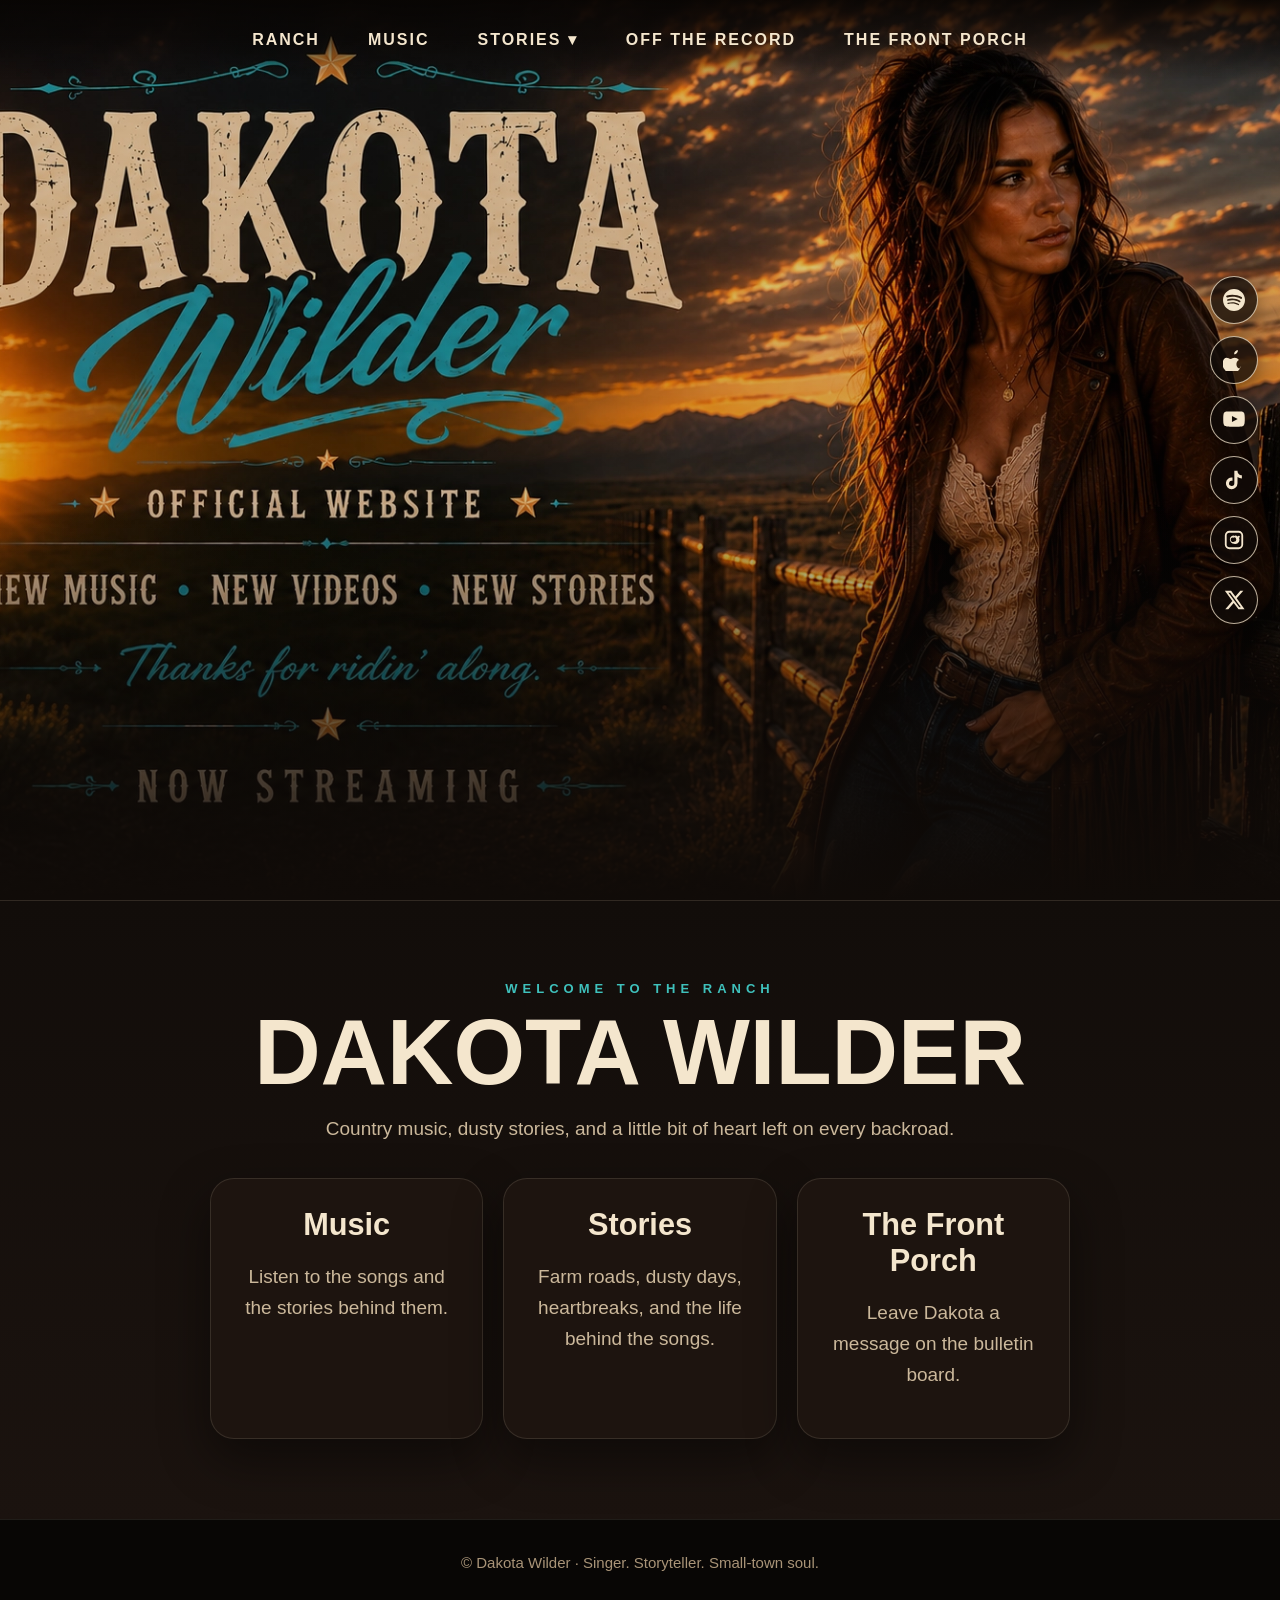
<file: index.html>
<!doctype html>
<html lang="en">
  <head>
    <meta charset="UTF-8" />
    <meta name="viewport" content="width=device-width, initial-scale=1.0" />
    <title>Dakota Wilder | Official Website</title>
    <meta
      name="description"
      content="Official website for country artist Dakota Wilder."
    />
    <link rel="icon" href="img/ui/dw-favicon.png" sizes="any" />
    <link rel="icon" type="image/png" href="img/ui/dw-favicon.png" />
    <link rel="apple-touch-icon" href="img/ui/dw-favicon.png" />
    <link rel="stylesheet" href="css/styles.css" />
  </head>
  <body>
    <header class="site-header">
      <button
        class="mobile-menu-btn"
        type="button"
        aria-label="Open menu"
        aria-expanded="false"
      ></button>
      <nav class="nav" aria-label="Main navigation">
        <a class="nav-link" href="index.html">Ranch</a
        ><a class="nav-link" href="music.html">Music</a>
        <div class="nav-item">
          <button class="menu-toggle" type="button" aria-expanded="false">
            Stories ▾
          </button>
          <div class="dropdown-menu">
            <a href="about.html">My Story</a
            ><a href="campfire-journal.html">Campfire Journal</a>
          </div>
        </div>
        <a class="nav-link" href="off-the-record.html">Off the Record</a
        ><a class="nav-link" href="front-porch.html">The Front Porch</a>
      </nav>
    </header>
    <div class="social-rail">
      <a
        class="icon-btn"
        href="https://open.spotify.com/artist/5qJsiSGEAFm5tGvDlnrL5n"
        target="_blank"
        rel="noopener"
        aria-label="Spotify"
        ><svg viewBox="0 0 24 24">
          <path
            d="M12 0C5.37 0 0 5.37 0 12s5.37 12 12 12 12-5.37 12-12S18.63 0 12 0zm5.5 17.34c-.22.35-.69.46-1.04.24-2.86-1.75-6.46-2.15-10.7-1.18-.4.09-.8-.16-.89-.56-.09-.4.16-.8.56-.89 4.64-1.06 8.62-.6 11.83 1.36.35.22.46.68.24 1.03zm1.48-3.29c-.28.43-.85.56-1.28.28-3.27-2.01-8.25-2.59-12.12-1.42-.49.15-1.01-.13-1.16-.62-.15-.49.13-1.01.62-1.16 4.41-1.34 9.89-.69 13.66 1.62.43.27.56.84.28 1.3zm.13-3.42C15.18 8.3 8.7 8.09 4.95 9.22c-.59.18-1.21-.15-1.39-.74-.18-.59.15-1.21.74-1.39 4.31-1.31 11.46-1.06 16 1.63.53.31.71 1 .39 1.53-.31.53-1 .71-1.58.38z"
          /></svg></a
      ><a
        class="icon-btn"
        href="https://music.apple.com/za/artist/dakota-wilder/1894577839"
        target="_blank"
        rel="noopener"
        aria-label="Apple Music"
        ><svg viewBox="0 0 24 24">
          <path
            d="M16.36 1.43c0 1.08-.44 2.1-1.17 2.88-.76.82-2.02 1.45-3.03 1.36-.13-1.04.36-2.15 1.08-2.92.78-.84 2.14-1.48 3.12-1.32zm3.55 16.92c-.58 1.33-.86 1.93-1.61 3.11-1.05 1.62-2.53 3.64-4.36 3.66-1.63.02-2.05-1.06-4.26-1.04-2.21.01-2.67 1.07-4.3 1.05-1.83-.02-3.23-1.84-4.28-3.46C-1.93 16.94-.25 9.83 3.62 9.58c1.88-.12 3.05 1.22 4.6 1.22 1.5 0 2.42-1.23 4.58-1.23 1.64 0 3.38.89 4.58 2.43-4.02 2.2-3.37 7.94.53 9.35z"
          /></svg></a
      ><a
        class="icon-btn"
        href="https://www.youtube.com/@dakotawilderofficial"
        target="_blank"
        rel="noopener"
        aria-label="YouTube"
        ><svg viewBox="0 0 24 24">
          <path
            d="M23.5 6.2s-.23-1.63-.94-2.35c-.9-.94-1.91-.95-2.37-1C16.88 2.6 12 2.6 12 2.6h-.01s-4.88 0-8.19.25c-.46.05-1.47.06-2.37 1C.72 4.57.5 6.2.5 6.2S.26 8.12.26 10.04v1.8c0 1.92.24 3.84.24 3.84s.23 1.63.94 2.35c.9.94 2.08.91 2.61 1.01 1.89.18 7.95.24 7.95.24s4.89-.01 8.2-.26c.46-.05 1.47-.06 2.37-1 .71-.72.94-2.35.94-2.35s.24-1.92.24-3.84v-1.8c0-1.92-.24-3.84-.24-3.84zM9.78 14.2V7.54l6.28 3.34-6.28 3.32z"
          /></svg></a
      ><a
        class="icon-btn"
        href="https://www.tiktok.com/@dakotawilderofficial"
        target="_blank"
        rel="noopener"
        aria-label="TikTok"
        ><svg viewBox="0 0 24 24">
          <path
            d="M19.59 6.69a4.83 4.83 0 0 1-3.77-4.25V2h-3.45v13.67a2.89 2.89 0 1 1-2-2.75V9.4a6.33 6.33 0 1 0 5.45 6.27V8.72a8.16 8.16 0 0 0 4.77 1.52V6.79c-.34 0-.67-.04-1-.1z"
          /></svg></a
      ><a
        class="icon-btn"
        href="https://www.instagram.com/dakotawildercountry/"
        target="_blank"
        rel="noopener"
        aria-label="Instagram"
        ><svg viewBox="0 0 24 24">
          <path
            d="M7 2h10a5 5 0 0 1 5 5v10a5 5 0 0 1-5 5H7a5 5 0 0 1-5-5V7a5 5 0 0 1 5-5zm0 2a3 3 0 0 0-3 3v10a3 3 0 0 0 3 3h10a3 3 0 0 0 3-3V7a3 3 0 0 0-3-3H7zm5 3.5A4.5 4.5 0 1 1 12 16a4.5 4.5 0 0 1 0-9zm0 2A2.5 2.5 0 1 0 12 14a2.5 2.5 0 0 0 0-5zm5.25-2.15a1.1 1.1 0 1 1-1.1 1.1 1.1 1.1 0 0 1 1.1-1.1z"
          /></svg></a
      ><a
        class="icon-btn"
        href="https://x.com/DakotaWCountry"
        target="_blank"
        rel="noopener"
        aria-label="X"
        ><svg viewBox="0 0 24 24">
          <path
            d="M18.9 2h3.3l-7.2 8.2L23.5 22h-6.6l-5.2-6.8L5.8 22H2.5l7.7-8.8L2 2h6.8l4.7 6.2L18.9 2zm-1.2 17.9h1.8L7.8 4H5.9l11.8 15.9z"
          /></svg
      ></a>
    </div>
    <section class="hero" aria-label="Dakota Wilder"></section>
    <main>
      <section class="section home-intro">
        <div class="wrap">
          <div class="eyebrow">Welcome to the Ranch</div>
          <h1>Dakota Wilder</h1>
          <p>
            Country music, dusty stories, and a little bit of heart left on
            every backroad.
          </p>
          <div class="card-grid">
            <a class="feature-card" href="music.html"
              ><h3>Music</h3>
              <p>Listen to the songs and the stories behind them.</p></a
            ><a class="feature-card" href="about.html"
              ><h3>Stories</h3>
              <p>
                Farm roads, dusty days, heartbreaks, and the life behind the
                songs.
              </p></a
            ><a class="feature-card" href="front-porch.html"
              ><h3>The Front Porch</h3>
              <p>Leave Dakota a message on the bulletin board.</p></a
            >
          </div>
        </div>
      </section>
    </main>
    <footer class="site-footer">
      © Dakota Wilder · Singer. Storyteller. Small-town soul.
    </footer>
    <script src="js/main.js"></script>
  </body>
</html>
</file>
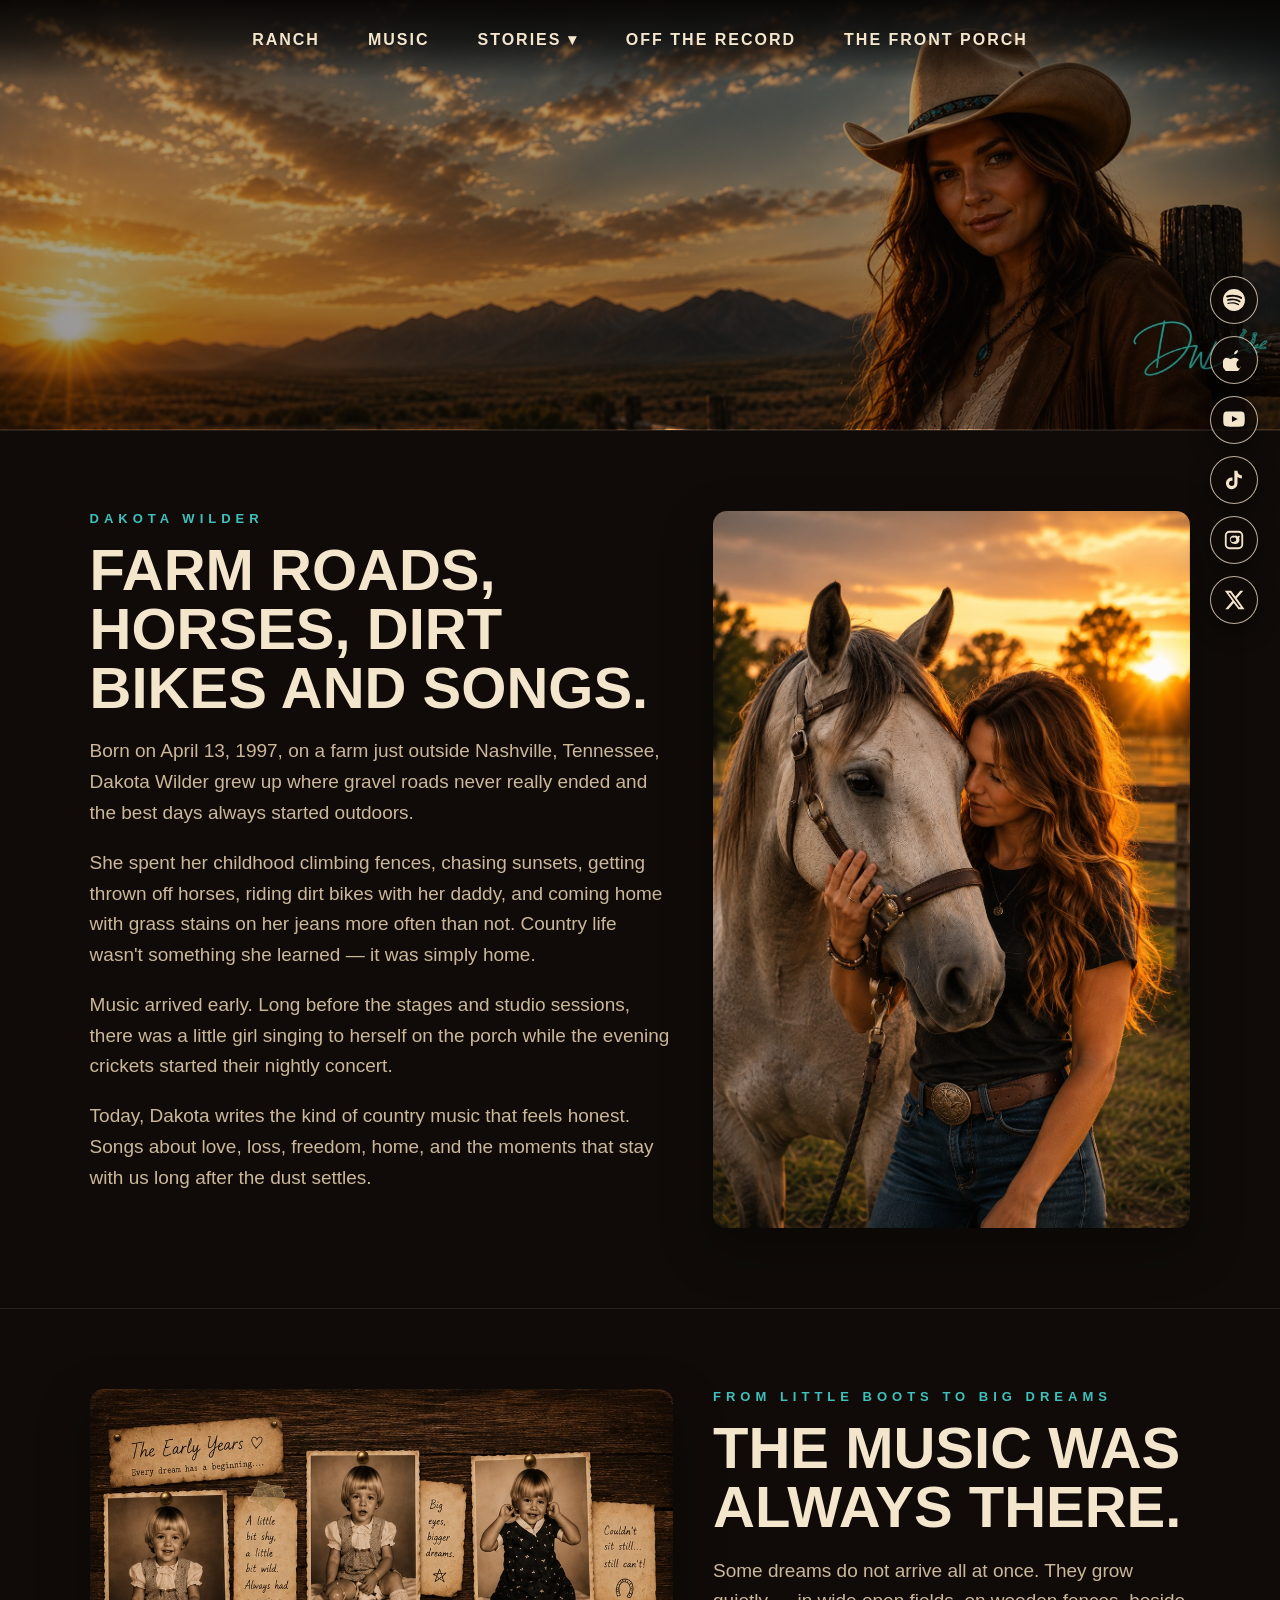
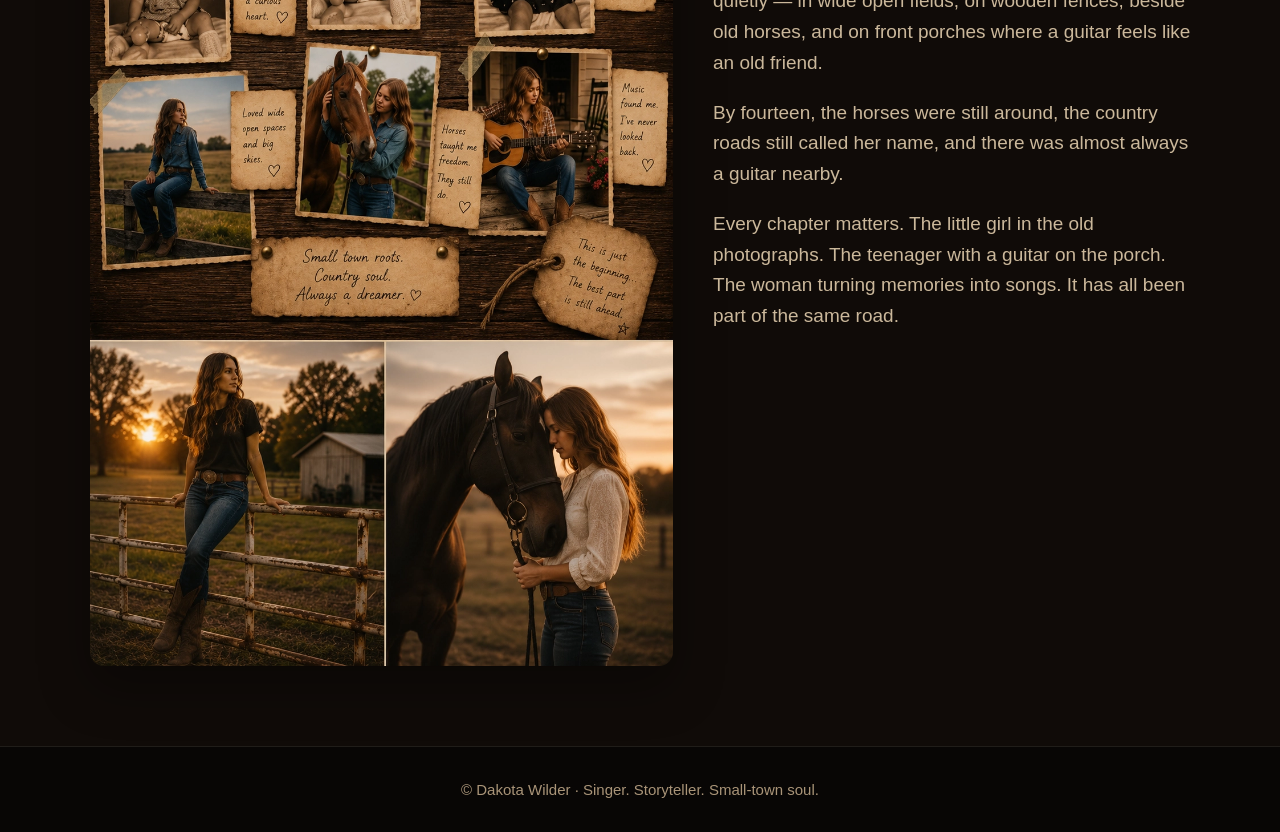
<file: about.html>
<!doctype html>
<html lang="en">
  <head>
    <meta charset="UTF-8" />
    <meta name="viewport" content="width=device-width, initial-scale=1.0" />
    <title>My Story | Dakota Wilder</title>
    <meta name="description" content="The story of Dakota Wilder." />
    <link rel="icon" href="img/ui/dw-favicon.png" sizes="any" />
    <link rel="icon" type="image/png" href="img/ui/dw-favicon.png" />
    <link rel="apple-touch-icon" href="img/ui/dw-favicon.png" />
    <link rel="stylesheet" href="css/styles.css" />
  </head>
  <body>
    <header class="site-header">
      <button
        class="mobile-menu-btn"
        type="button"
        aria-label="Open menu"
        aria-expanded="false"
      ></button>
      <nav class="nav" aria-label="Main navigation">
        <a class="nav-link" href="index.html">Ranch</a
        ><a class="nav-link" href="music.html">Music</a>
        <div class="nav-item">
          <button class="menu-toggle" type="button" aria-expanded="false">
            Stories ▾
          </button>
          <div class="dropdown-menu">
            <a href="about.html">My Story</a
            ><a href="campfire-journal.html">Campfire Journal</a>
          </div>
        </div>
        <a class="nav-link" href="off-the-record.html">Off the Record</a
        ><a class="nav-link" href="front-porch.html">The Front Porch</a>
      </nav>
    </header>
    <div class="social-rail">
      <a
        class="icon-btn"
        href="https://open.spotify.com/artist/5qJsiSGEAFm5tGvDlnrL5n"
        target="_blank"
        rel="noopener"
        aria-label="Spotify"
        ><svg viewBox="0 0 24 24">
          <path
            d="M12 0C5.37 0 0 5.37 0 12s5.37 12 12 12 12-5.37 12-12S18.63 0 12 0zm5.5 17.34c-.22.35-.69.46-1.04.24-2.86-1.75-6.46-2.15-10.7-1.18-.4.09-.8-.16-.89-.56-.09-.4.16-.8.56-.89 4.64-1.06 8.62-.6 11.83 1.36.35.22.46.68.24 1.03zm1.48-3.29c-.28.43-.85.56-1.28.28-3.27-2.01-8.25-2.59-12.12-1.42-.49.15-1.01-.13-1.16-.62-.15-.49.13-1.01.62-1.16 4.41-1.34 9.89-.69 13.66 1.62.43.27.56.84.28 1.3zm.13-3.42C15.18 8.3 8.7 8.09 4.95 9.22c-.59.18-1.21-.15-1.39-.74-.18-.59.15-1.21.74-1.39 4.31-1.31 11.46-1.06 16 1.63.53.31.71 1 .39 1.53-.31.53-1 .71-1.58.38z"
          /></svg></a
      ><a
        class="icon-btn"
        href="https://music.apple.com/za/artist/dakota-wilder/1894577839"
        target="_blank"
        rel="noopener"
        aria-label="Apple Music"
        ><svg viewBox="0 0 24 24">
          <path
            d="M16.36 1.43c0 1.08-.44 2.1-1.17 2.88-.76.82-2.02 1.45-3.03 1.36-.13-1.04.36-2.15 1.08-2.92.78-.84 2.14-1.48 3.12-1.32zm3.55 16.92c-.58 1.33-.86 1.93-1.61 3.11-1.05 1.62-2.53 3.64-4.36 3.66-1.63.02-2.05-1.06-4.26-1.04-2.21.01-2.67 1.07-4.3 1.05-1.83-.02-3.23-1.84-4.28-3.46C-1.93 16.94-.25 9.83 3.62 9.58c1.88-.12 3.05 1.22 4.6 1.22 1.5 0 2.42-1.23 4.58-1.23 1.64 0 3.38.89 4.58 2.43-4.02 2.2-3.37 7.94.53 9.35z"
          /></svg></a
      ><a
        class="icon-btn"
        href="https://www.youtube.com/@dakotawilderofficial"
        target="_blank"
        rel="noopener"
        aria-label="YouTube"
        ><svg viewBox="0 0 24 24">
          <path
            d="M23.5 6.2s-.23-1.63-.94-2.35c-.9-.94-1.91-.95-2.37-1C16.88 2.6 12 2.6 12 2.6h-.01s-4.88 0-8.19.25c-.46.05-1.47.06-2.37 1C.72 4.57.5 6.2.5 6.2S.26 8.12.26 10.04v1.8c0 1.92.24 3.84.24 3.84s.23 1.63.94 2.35c.9.94 2.08.91 2.61 1.01 1.89.18 7.95.24 7.95.24s4.89-.01 8.2-.26c.46-.05 1.47-.06 2.37-1 .71-.72.94-2.35.94-2.35s.24-1.92.24-3.84v-1.8c0-1.92-.24-3.84-.24-3.84zM9.78 14.2V7.54l6.28 3.34-6.28 3.32z"
          /></svg></a
      ><a
        class="icon-btn"
        href="https://www.tiktok.com/@dakotawilderofficial"
        target="_blank"
        rel="noopener"
        aria-label="TikTok"
        ><svg viewBox="0 0 24 24">
          <path
            d="M19.59 6.69a4.83 4.83 0 0 1-3.77-4.25V2h-3.45v13.67a2.89 2.89 0 1 1-2-2.75V9.4a6.33 6.33 0 1 0 5.45 6.27V8.72a8.16 8.16 0 0 0 4.77 1.52V6.79c-.34 0-.67-.04-1-.1z"
          /></svg></a
      ><a
        class="icon-btn"
        href="https://www.instagram.com/dakotawildercountry/"
        target="_blank"
        rel="noopener"
        aria-label="Instagram"
        ><svg viewBox="0 0 24 24">
          <path
            d="M7 2h10a5 5 0 0 1 5 5v10a5 5 0 0 1-5 5H7a5 5 0 0 1-5-5V7a5 5 0 0 1 5-5zm0 2a3 3 0 0 0-3 3v10a3 3 0 0 0 3 3h10a3 3 0 0 0 3-3V7a3 3 0 0 0-3-3H7zm5 3.5A4.5 4.5 0 1 1 12 16a4.5 4.5 0 0 1 0-9zm0 2A2.5 2.5 0 1 0 12 14a2.5 2.5 0 0 0 0-5zm5.25-2.15a1.1 1.1 0 1 1-1.1 1.1 1.1 1.1 0 0 1 1.1-1.1z"
          /></svg></a
      ><a
        class="icon-btn"
        href="https://x.com/DakotaWCountry"
        target="_blank"
        rel="noopener"
        aria-label="X"
        ><svg viewBox="0 0 24 24">
          <path
            d="M18.9 2h3.3l-7.2 8.2L23.5 22h-6.6l-5.2-6.8L5.8 22H2.5l7.7-8.8L2 2h6.8l4.7 6.2L18.9 2zm-1.2 17.9h1.8L7.8 4H5.9l11.8 15.9z"
          /></svg
      ></a>
    </div>
    <main>
      <section
        class="page-hero page-hero-story"
        aria-label="Dakota Wilder story"
      ></section>
      <section class="section">
        <div class="wrap story-layout">
          <div>
            <div class="eyebrow">Dakota Wilder</div>
            <h2>Farm roads, horses, dirt bikes and songs.</h2>
            <p>
              Born on April 13, 1997, on a farm just outside Nashville,
              Tennessee, Dakota Wilder grew up where gravel roads never really
              ended and the best days always started outdoors.
            </p>
            <p>
              She spent her childhood climbing fences, chasing sunsets, getting
              thrown off horses, riding dirt bikes with her daddy, and coming
              home with grass stains on her jeans more often than not. Country
              life wasn't something she learned — it was simply home.
            </p>
            <p>
              Music arrived early. Long before the stages and studio sessions,
              there was a little girl singing to herself on the porch while the
              evening crickets started their nightly concert.
            </p>
            <p>
              Today, Dakota writes the kind of country music that feels honest.
              Songs about love, loss, freedom, home, and the moments that stay
              with us long after the dust settles.
            </p>
          </div>
          <div>
            <img
              class="story-image"
              src="img/scrapbook/childhood-pics2.webp"
              alt="Dakota Wilder childhood memories"
            />
          </div>
        </div>
      </section>
      <section class="section">
        <div class="wrap story-layout">
          <div>
            <img
              class="story-image"
              src="img/scrapbook/childhood-pics.webp"
              alt="The early years of Dakota Wilder"
            />
          </div>
          <div>
            <div class="eyebrow">From little boots to big dreams</div>
            <h2>The music was always there.</h2>
            <p>
              Some dreams do not arrive all at once. They grow quietly — in wide
              open fields, on wooden fences, beside old horses, and on front
              porches where a guitar feels like an old friend.
            </p>
            <p>
              By fourteen, the horses were still around, the country roads still
              called her name, and there was almost always a guitar nearby.
            </p>
            <p>
              Every chapter matters. The little girl in the old photographs. The
              teenager with a guitar on the porch. The woman turning memories
              into songs. It has all been part of the same road.
            </p>
          </div>
        </div>
      </section>
    </main>
    <footer class="site-footer">
      © Dakota Wilder · Singer. Storyteller. Small-town soul.
    </footer>
    <script src="js/main.js"></script>
  </body>
</html>
</file>
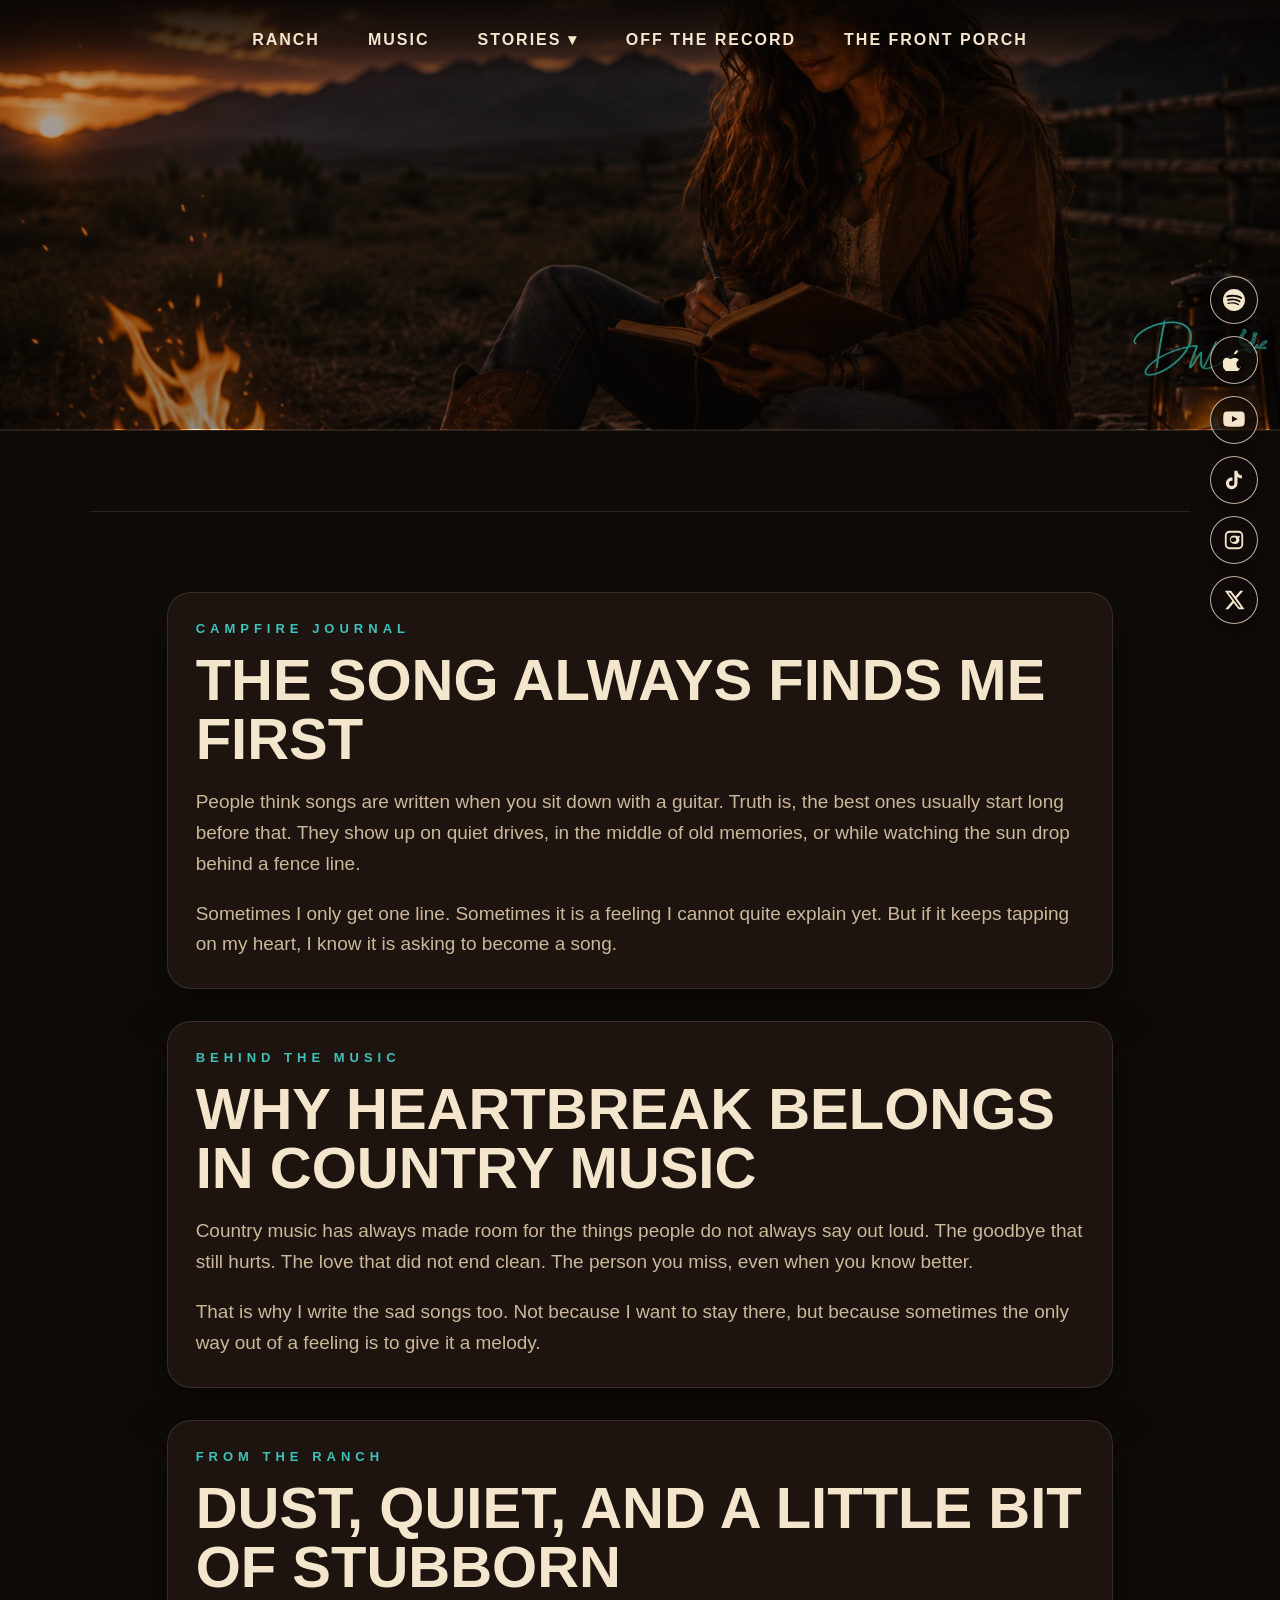
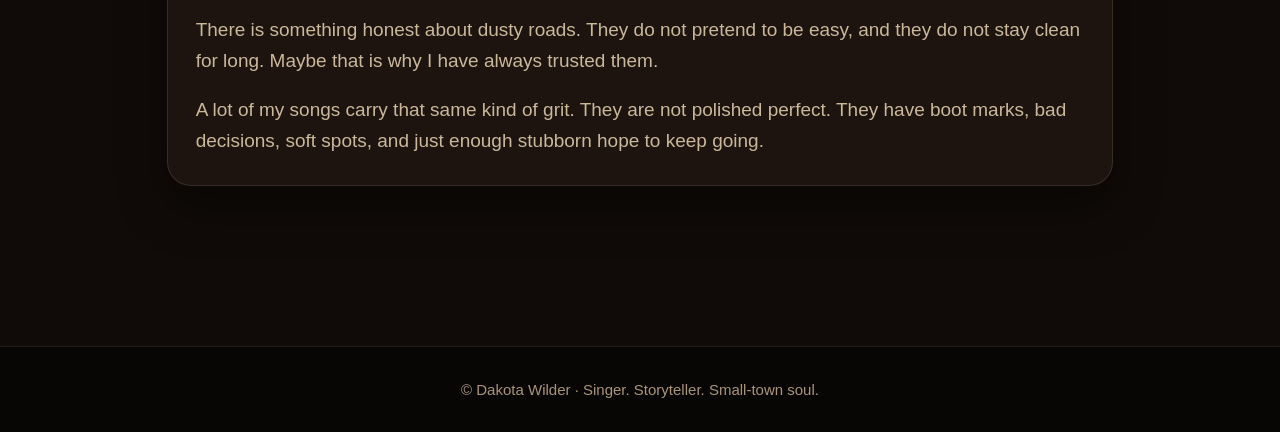
<file: campfire-journal.html>
<!doctype html>
<html lang="en">
  <head>
    <meta charset="UTF-8" />
    <meta name="viewport" content="width=device-width, initial-scale=1.0" />
    <title>Campfire Journal | Dakota Wilder</title>
    <meta
      name="description"
      content="Campfire stories and journal entries from Dakota Wilder."
    />
    <link rel="icon" href="img/ui/dw-favicon.png" sizes="any" />
    <link rel="icon" type="image/png" href="img/ui/dw-favicon.png" />
    <link rel="apple-touch-icon" href="img/ui/dw-favicon.png" />
    <link rel="stylesheet" href="css/styles.css" />
  </head>
  <body>
    <header class="site-header">
      <button
        class="mobile-menu-btn"
        type="button"
        aria-label="Open menu"
        aria-expanded="false"
      ></button>
      <nav class="nav" aria-label="Main navigation">
        <a class="nav-link" href="index.html">Ranch</a
        ><a class="nav-link" href="music.html">Music</a>
        <div class="nav-item">
          <button class="menu-toggle" type="button" aria-expanded="false">
            Stories ▾
          </button>
          <div class="dropdown-menu">
            <a href="about.html">My Story</a
            ><a href="campfire-journal.html">Campfire Journal</a>
          </div>
        </div>
        <a class="nav-link" href="off-the-record.html">Off the Record</a
        ><a class="nav-link" href="front-porch.html">The Front Porch</a>
      </nav>
    </header>
    <div class="social-rail">
      <a
        class="icon-btn"
        href="https://open.spotify.com/artist/5qJsiSGEAFm5tGvDlnrL5n"
        target="_blank"
        rel="noopener"
        aria-label="Spotify"
        ><svg viewBox="0 0 24 24">
          <path
            d="M12 0C5.37 0 0 5.37 0 12s5.37 12 12 12 12-5.37 12-12S18.63 0 12 0zm5.5 17.34c-.22.35-.69.46-1.04.24-2.86-1.75-6.46-2.15-10.7-1.18-.4.09-.8-.16-.89-.56-.09-.4.16-.8.56-.89 4.64-1.06 8.62-.6 11.83 1.36.35.22.46.68.24 1.03zm1.48-3.29c-.28.43-.85.56-1.28.28-3.27-2.01-8.25-2.59-12.12-1.42-.49.15-1.01-.13-1.16-.62-.15-.49.13-1.01.62-1.16 4.41-1.34 9.89-.69 13.66 1.62.43.27.56.84.28 1.3zm.13-3.42C15.18 8.3 8.7 8.09 4.95 9.22c-.59.18-1.21-.15-1.39-.74-.18-.59.15-1.21.74-1.39 4.31-1.31 11.46-1.06 16 1.63.53.31.71 1 .39 1.53-.31.53-1 .71-1.58.38z"
          /></svg></a
      ><a
        class="icon-btn"
        href="https://music.apple.com/za/artist/dakota-wilder/1894577839"
        target="_blank"
        rel="noopener"
        aria-label="Apple Music"
        ><svg viewBox="0 0 24 24">
          <path
            d="M16.36 1.43c0 1.08-.44 2.1-1.17 2.88-.76.82-2.02 1.45-3.03 1.36-.13-1.04.36-2.15 1.08-2.92.78-.84 2.14-1.48 3.12-1.32zm3.55 16.92c-.58 1.33-.86 1.93-1.61 3.11-1.05 1.62-2.53 3.64-4.36 3.66-1.63.02-2.05-1.06-4.26-1.04-2.21.01-2.67 1.07-4.3 1.05-1.83-.02-3.23-1.84-4.28-3.46C-1.93 16.94-.25 9.83 3.62 9.58c1.88-.12 3.05 1.22 4.6 1.22 1.5 0 2.42-1.23 4.58-1.23 1.64 0 3.38.89 4.58 2.43-4.02 2.2-3.37 7.94.53 9.35z"
          /></svg></a
      ><a
        class="icon-btn"
        href="https://www.youtube.com/@dakotawilderofficial"
        target="_blank"
        rel="noopener"
        aria-label="YouTube"
        ><svg viewBox="0 0 24 24">
          <path
            d="M23.5 6.2s-.23-1.63-.94-2.35c-.9-.94-1.91-.95-2.37-1C16.88 2.6 12 2.6 12 2.6h-.01s-4.88 0-8.19.25c-.46.05-1.47.06-2.37 1C.72 4.57.5 6.2.5 6.2S.26 8.12.26 10.04v1.8c0 1.92.24 3.84.24 3.84s.23 1.63.94 2.35c.9.94 2.08.91 2.61 1.01 1.89.18 7.95.24 7.95.24s4.89-.01 8.2-.26c.46-.05 1.47-.06 2.37-1 .71-.72.94-2.35.94-2.35s.24-1.92.24-3.84v-1.8c0-1.92-.24-3.84-.24-3.84zM9.78 14.2V7.54l6.28 3.34-6.28 3.32z"
          /></svg></a
      ><a
        class="icon-btn"
        href="https://www.tiktok.com/@dakotawilderofficial"
        target="_blank"
        rel="noopener"
        aria-label="TikTok"
        ><svg viewBox="0 0 24 24">
          <path
            d="M19.59 6.69a4.83 4.83 0 0 1-3.77-4.25V2h-3.45v13.67a2.89 2.89 0 1 1-2-2.75V9.4a6.33 6.33 0 1 0 5.45 6.27V8.72a8.16 8.16 0 0 0 4.77 1.52V6.79c-.34 0-.67-.04-1-.1z"
          /></svg></a
      ><a
        class="icon-btn"
        href="https://www.instagram.com/dakotawildercountry/"
        target="_blank"
        rel="noopener"
        aria-label="Instagram"
        ><svg viewBox="0 0 24 24">
          <path
            d="M7 2h10a5 5 0 0 1 5 5v10a5 5 0 0 1-5 5H7a5 5 0 0 1-5-5V7a5 5 0 0 1 5-5zm0 2a3 3 0 0 0-3 3v10a3 3 0 0 0 3 3h10a3 3 0 0 0 3-3V7a3 3 0 0 0-3-3H7zm5 3.5A4.5 4.5 0 1 1 12 16a4.5 4.5 0 0 1 0-9zm0 2A2.5 2.5 0 1 0 12 14a2.5 2.5 0 0 0 0-5zm5.25-2.15a1.1 1.1 0 1 1-1.1 1.1 1.1 1.1 0 0 1 1.1-1.1z"
          /></svg></a
      ><a
        class="icon-btn"
        href="https://x.com/DakotaWCountry"
        target="_blank"
        rel="noopener"
        aria-label="X"
        ><svg viewBox="0 0 24 24">
          <path
            d="M18.9 2h3.3l-7.2 8.2L23.5 22h-6.6l-5.2-6.8L5.8 22H2.5l7.7-8.8L2 2h6.8l4.7 6.2L18.9 2zm-1.2 17.9h1.8L7.8 4H5.9l11.8 15.9z"
          /></svg
      ></a>
    </div>
    <main>
      <section
        class="page-hero page-hero-journal"
        aria-label="Campfire Journal"
      ></section>
      <section class="section">
        <div class="wrap">
          <section class="section">
  <div class="wrap journal-stack">
    <article class="note-card journal-entry">
      <div class="eyebrow">Campfire Journal</div>
      <h2>The song always finds me first</h2>
      <p>
        People think songs are written when you sit down with a guitar. Truth is,
        the best ones usually start long before that. They show up on quiet
        drives, in the middle of old memories, or while watching the sun drop
        behind a fence line.
      </p>
      <p>
        Sometimes I only get one line. Sometimes it is a feeling I cannot quite
        explain yet. But if it keeps tapping on my heart, I know it is asking to
        become a song.
      </p>
    </article>

    <article class="note-card journal-entry">
      <div class="eyebrow">Behind the Music</div>
      <h2>Why heartbreak belongs in country music</h2>
      <p>
        Country music has always made room for the things people do not always
        say out loud. The goodbye that still hurts. The love that did not end
        clean. The person you miss, even when you know better.
      </p>
      <p>
        That is why I write the sad songs too. Not because I want to stay there,
        but because sometimes the only way out of a feeling is to give it a
        melody.
      </p>
    </article>

    <article class="note-card journal-entry">
      <div class="eyebrow">From the Ranch</div>
      <h2>Dust, quiet, and a little bit of stubborn</h2>
      <p>
        There is something honest about dusty roads. They do not pretend to be
        easy, and they do not stay clean for long. Maybe that is why I have
        always trusted them.
      </p>
      <p>
        A lot of my songs carry that same kind of grit. They are not polished
        perfect. They have boot marks, bad decisions, soft spots, and just enough
        stubborn hope to keep going.
      </p>
    </article>
  </div>
</section>
        </div>
      </section>
    </main>
    <footer class="site-footer">
      © Dakota Wilder · Singer. Storyteller. Small-town soul.
    </footer>
    <script src="js/main.js"></script>
  </body>
</html>
</file>
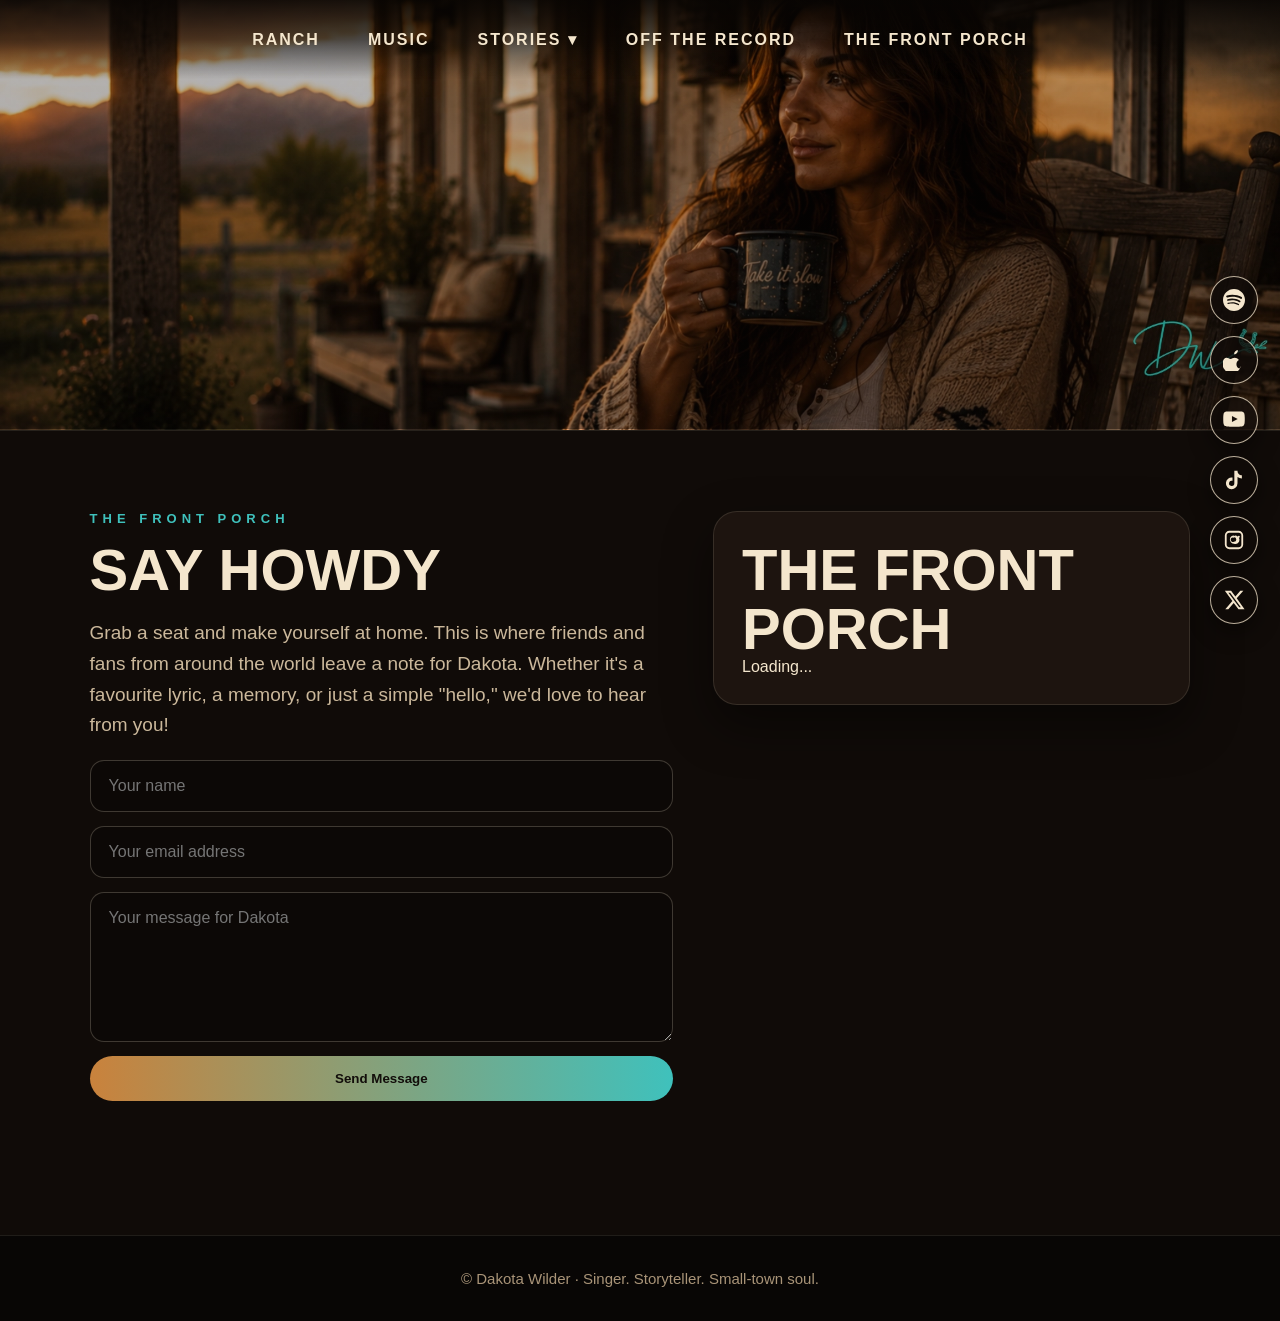
<file: front-porch.html>
<!doctype html>
<html lang="en">
  <head>
    <meta charset="UTF-8" />
    <meta name="viewport" content="width=device-width, initial-scale=1.0" />
    <title>The Front Porch | Dakota Wilder</title>
    <meta name="description" content="Leave a message for Dakota Wilder." />
    <link rel="icon" href="img/ui/dw-favicon.png" sizes="any" />
    <link rel="icon" type="image/png" href="img/ui/dw-favicon.png" />
    <link rel="apple-touch-icon" href="img/ui/dw-favicon.png" />
    <link rel="stylesheet" href="css/styles.css" />
  </head>
  <body>
    <header class="site-header">
      <button
        class="mobile-menu-btn"
        type="button"
        aria-label="Open menu"
        aria-expanded="false"
      ></button>
      <nav class="nav" aria-label="Main navigation">
        <a class="nav-link" href="index.html">Ranch</a
        ><a class="nav-link" href="music.html">Music</a>
        <div class="nav-item">
          <button class="menu-toggle" type="button" aria-expanded="false">
            Stories ▾
          </button>
          <div class="dropdown-menu">
            <a href="about.html">My Story</a
            ><a href="campfire-journal.html">Campfire Journal</a>
          </div>
        </div>
        <a class="nav-link" href="off-the-record.html">Off the Record</a
        ><a class="nav-link" href="front-porch.html">The Front Porch</a>
      </nav>
    </header>
    <div class="social-rail">
      <a
        class="icon-btn"
        href="https://open.spotify.com/artist/5qJsiSGEAFm5tGvDlnrL5n"
        target="_blank"
        rel="noopener"
        aria-label="Spotify"
        ><svg viewBox="0 0 24 24">
          <path
            d="M12 0C5.37 0 0 5.37 0 12s5.37 12 12 12 12-5.37 12-12S18.63 0 12 0zm5.5 17.34c-.22.35-.69.46-1.04.24-2.86-1.75-6.46-2.15-10.7-1.18-.4.09-.8-.16-.89-.56-.09-.4.16-.8.56-.89 4.64-1.06 8.62-.6 11.83 1.36.35.22.46.68.24 1.03zm1.48-3.29c-.28.43-.85.56-1.28.28-3.27-2.01-8.25-2.59-12.12-1.42-.49.15-1.01-.13-1.16-.62-.15-.49.13-1.01.62-1.16 4.41-1.34 9.89-.69 13.66 1.62.43.27.56.84.28 1.3zm.13-3.42C15.18 8.3 8.7 8.09 4.95 9.22c-.59.18-1.21-.15-1.39-.74-.18-.59.15-1.21.74-1.39 4.31-1.31 11.46-1.06 16 1.63.53.31.71 1 .39 1.53-.31.53-1 .71-1.58.38z"
          /></svg></a
      ><a
        class="icon-btn"
        href="https://music.apple.com/za/artist/dakota-wilder/1894577839"
        target="_blank"
        rel="noopener"
        aria-label="Apple Music"
        ><svg viewBox="0 0 24 24">
          <path
            d="M16.36 1.43c0 1.08-.44 2.1-1.17 2.88-.76.82-2.02 1.45-3.03 1.36-.13-1.04.36-2.15 1.08-2.92.78-.84 2.14-1.48 3.12-1.32zm3.55 16.92c-.58 1.33-.86 1.93-1.61 3.11-1.05 1.62-2.53 3.64-4.36 3.66-1.63.02-2.05-1.06-4.26-1.04-2.21.01-2.67 1.07-4.3 1.05-1.83-.02-3.23-1.84-4.28-3.46C-1.93 16.94-.25 9.83 3.62 9.58c1.88-.12 3.05 1.22 4.6 1.22 1.5 0 2.42-1.23 4.58-1.23 1.64 0 3.38.89 4.58 2.43-4.02 2.2-3.37 7.94.53 9.35z"
          /></svg></a
      ><a
        class="icon-btn"
        href="https://www.youtube.com/@dakotawilderofficial"
        target="_blank"
        rel="noopener"
        aria-label="YouTube"
        ><svg viewBox="0 0 24 24">
          <path
            d="M23.5 6.2s-.23-1.63-.94-2.35c-.9-.94-1.91-.95-2.37-1C16.88 2.6 12 2.6 12 2.6h-.01s-4.88 0-8.19.25c-.46.05-1.47.06-2.37 1C.72 4.57.5 6.2.5 6.2S.26 8.12.26 10.04v1.8c0 1.92.24 3.84.24 3.84s.23 1.63.94 2.35c.9.94 2.08.91 2.61 1.01 1.89.18 7.95.24 7.95.24s4.89-.01 8.2-.26c.46-.05 1.47-.06 2.37-1 .71-.72.94-2.35.94-2.35s.24-1.92.24-3.84v-1.8c0-1.92-.24-3.84-.24-3.84zM9.78 14.2V7.54l6.28 3.34-6.28 3.32z"
          /></svg></a
      ><a
        class="icon-btn"
        href="https://www.tiktok.com/@dakotawilderofficial"
        target="_blank"
        rel="noopener"
        aria-label="TikTok"
        ><svg viewBox="0 0 24 24">
          <path
            d="M19.59 6.69a4.83 4.83 0 0 1-3.77-4.25V2h-3.45v13.67a2.89 2.89 0 1 1-2-2.75V9.4a6.33 6.33 0 1 0 5.45 6.27V8.72a8.16 8.16 0 0 0 4.77 1.52V6.79c-.34 0-.67-.04-1-.1z"
          /></svg></a
      ><a
        class="icon-btn"
        href="https://www.instagram.com/dakotawildercountry/"
        target="_blank"
        rel="noopener"
        aria-label="Instagram"
        ><svg viewBox="0 0 24 24">
          <path
            d="M7 2h10a5 5 0 0 1 5 5v10a5 5 0 0 1-5 5H7a5 5 0 0 1-5-5V7a5 5 0 0 1 5-5zm0 2a3 3 0 0 0-3 3v10a3 3 0 0 0 3 3h10a3 3 0 0 0 3-3V7a3 3 0 0 0-3-3H7zm5 3.5A4.5 4.5 0 1 1 12 16a4.5 4.5 0 0 1 0-9zm0 2A2.5 2.5 0 1 0 12 14a2.5 2.5 0 0 0 0-5zm5.25-2.15a1.1 1.1 0 1 1-1.1 1.1 1.1 1.1 0 0 1 1.1-1.1z"
          /></svg></a
      ><a
        class="icon-btn"
        href="https://x.com/DakotaWCountry"
        target="_blank"
        rel="noopener"
        aria-label="X"
        ><svg viewBox="0 0 24 24">
          <path
            d="M18.9 2h3.3l-7.2 8.2L23.5 22h-6.6l-5.2-6.8L5.8 22H2.5l7.7-8.8L2 2h6.8l4.7 6.2L18.9 2zm-1.2 17.9h1.8L7.8 4H5.9l11.8 15.9z"
          /></svg
      ></a>
    </div>
    <main>
      <section
        class="page-hero page-hero-porch"
        aria-label="The Front Porch"
      ></section>
      <section class="section">
        <div class="wrap story-layout">
          <div>
            <div class="eyebrow">The Front Porch</div>
            <h2>Say Howdy</h2>
            <p>
              Grab a seat and make yourself at home. This is where friends and
              fans from around the world leave a note for Dakota. Whether it's a
              favourite lyric, a memory, or just a simple "hello," we'd love to
              hear from you!
            </p>
            <form class="fan-form" id="frontPorchForm">
  <input name="name" placeholder="Your name" required>
  <input name="email" type="email" placeholder="Your email address">
  <textarea name="message" placeholder="Your message for Dakota" required></textarea>

  <input type="hidden" name="_subject" value="New Front Porch message for Dakota Wilder">

  <button class="btn" type="submit">Send Message</button>
  <p class="form-status" id="frontPorchStatus"></p>
</form>

<script>
  const form = document.getElementById("frontPorchForm");
  const status = document.getElementById("frontPorchStatus");

  form.addEventListener("submit", async function (event) {
    event.preventDefault();

    const button = form.querySelector("button");
    button.disabled = true;
    button.textContent = "Sending...";

    const data = new FormData(form);

    try {
      const response = await fetch("https://formspree.io/f/xaqgojjo", {
        method: "POST",
        body: data,
        headers: {
          Accept: "application/json"
        }
      });

      if (response.ok) {
        status.textContent = "Thanks for stopping by the Front Porch. Your message made it safely to Dakota.";
        status.className = "form-status success";
        form.reset();
        button.textContent = "Message Sent";
      } else {
        throw new Error("Form failed");
      }
    } catch (error) {
      status.textContent = "Something went wrong. Please try again in a moment.";
      status.className = "form-status error";
      button.textContent = "Send Message";
      button.disabled = false;
    }
  });
</script>
        </div>
          <div class="note-card">

            <h2>The Front Porch</h2>

            <div id="porchMessages">

            Loading...

            </div>

          </div>
        </div>
      </section>
    </main>
    <footer class="site-footer">
      © Dakota Wilder · Singer. Storyteller. Small-town soul.
    </footer>
    <script type="module">
      import { createClient } from "https://esm.sh/@supabase/supabase-js@2";

      const supabaseUrl = "https://ypgxwzgcvnkssvhsqxai.supabase.co";
      const supabaseKey = "sb_publishable_0Hg47TrZSDV_mkIGqpcbYQ_O8FzDR32";

      const supabase = createClient(supabaseUrl, supabaseKey);
      const porchMessages = document.getElementById("porchMessages");

      async function loadPorchMessages() {
      const { data, error } = await supabase
        .from("front_porch_messages")
        .select("name,country,message,dakota_reply,pinned,featured,created_at")
        .eq("approved", true)
        .eq("status", "approved")
        .order("pinned", { ascending: false })
        .order("featured", { ascending: false })
        .order("created_at", { ascending: false })
        .limit(6);

      if (error) {
        porchMessages.innerHTML = "<p>Porch notes couldn't load right now.</p>";
        return;
      }

      if (!data || data.length === 0) {
        porchMessages.innerHTML =
          "<p>A selection of messages from fans will be shared here on The Front Porch.</p>";
        return;
      }

      porchMessages.innerHTML = data
      .map((msg) => `
        <article class="porch-note">
          <div class="porch-note-head">
            <strong>${escapeHtml(msg.name || "Dakota fan")}</strong>
            <span>${escapeHtml(msg.country || "")}</span>
          </div>

          <p class="porch-note-message">“${escapeHtml(msg.message || "")}”</p>

          ${
            msg.dakota_reply
              ? `<div class="dakota-reply">
                  <strong>Dakota replied:</strong>
                  <p>${escapeHtml(msg.dakota_reply)}</p>
                </div>`
              : ""
          }
        </article>
      `)
      .join("");
  }

  function escapeHtml(value) {
    return String(value)
      .replaceAll("&", "&amp;")
      .replaceAll("<", "&lt;")
      .replaceAll(">", "&gt;")
      .replaceAll('"', "&quot;")
      .replaceAll("'", "&#039;");
  }

  loadPorchMessages();
</script>
    <script src="js/main.js"></script>
    <script type="module" src="js/frontporch.js"></script>
  </body>
</html>
</file>
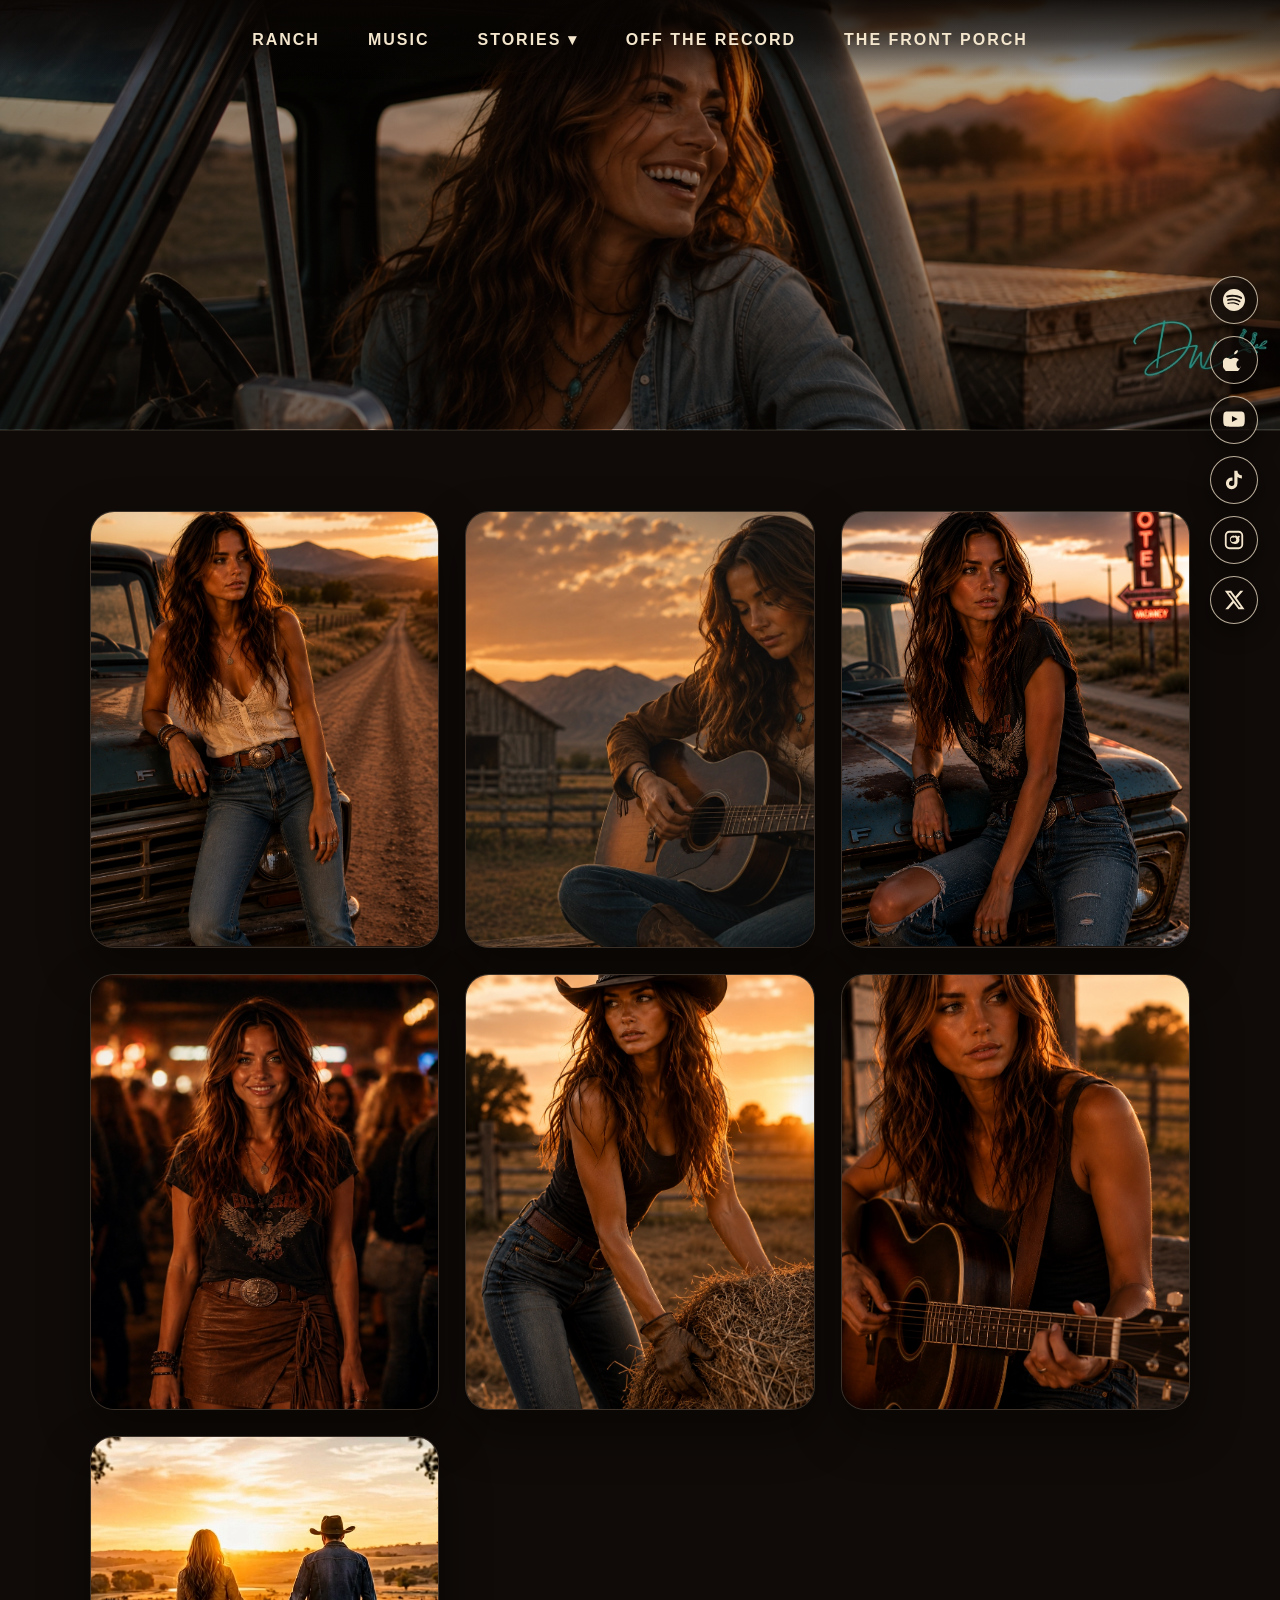
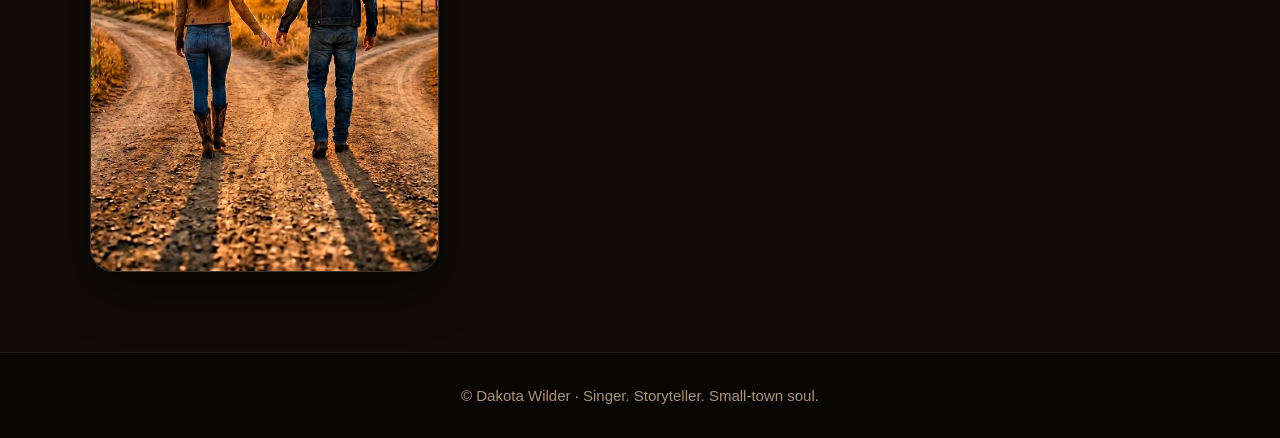
<file: off-the-record.html>
<!doctype html>
<html lang="en">
  <head>
    <meta charset="UTF-8" />
    <meta name="viewport" content="width=device-width, initial-scale=1.0" />
    <title>Off the Record | Dakota Wilder</title>
    <meta name="description" content="Photos and videos from Dakota Wilder." />
    <link rel="icon" href="img/ui/dw-favicon.png" sizes="any" />
    <link rel="icon" type="image/png" href="img/ui/dw-favicon.png" />
    <link rel="apple-touch-icon" href="img/ui/dw-favicon.png" />
    <link rel="stylesheet" href="css/styles.css" />
  </head>
  <body>
    <header class="site-header">
      <button
        class="mobile-menu-btn"
        type="button"
        aria-label="Open menu"
        aria-expanded="false"
      ></button>
      <nav class="nav" aria-label="Main navigation">
        <a class="nav-link" href="index.html">Ranch</a
        ><a class="nav-link" href="music.html">Music</a>
        <div class="nav-item">
          <button class="menu-toggle" type="button" aria-expanded="false">
            Stories ▾
          </button>
          <div class="dropdown-menu">
            <a href="about.html">My Story</a
            ><a href="campfire-journal.html">Campfire Journal</a>
          </div>
        </div>
        <a class="nav-link" href="off-the-record.html">Off the Record</a
        ><a class="nav-link" href="front-porch.html">The Front Porch</a>
      </nav>
    </header>
    <div class="social-rail">
      <a
        class="icon-btn"
        href="https://open.spotify.com/artist/5qJsiSGEAFm5tGvDlnrL5n"
        target="_blank"
        rel="noopener"
        aria-label="Spotify"
        ><svg viewBox="0 0 24 24">
          <path
            d="M12 0C5.37 0 0 5.37 0 12s5.37 12 12 12 12-5.37 12-12S18.63 0 12 0zm5.5 17.34c-.22.35-.69.46-1.04.24-2.86-1.75-6.46-2.15-10.7-1.18-.4.09-.8-.16-.89-.56-.09-.4.16-.8.56-.89 4.64-1.06 8.62-.6 11.83 1.36.35.22.46.68.24 1.03zm1.48-3.29c-.28.43-.85.56-1.28.28-3.27-2.01-8.25-2.59-12.12-1.42-.49.15-1.01-.13-1.16-.62-.15-.49.13-1.01.62-1.16 4.41-1.34 9.89-.69 13.66 1.62.43.27.56.84.28 1.3zm.13-3.42C15.18 8.3 8.7 8.09 4.95 9.22c-.59.18-1.21-.15-1.39-.74-.18-.59.15-1.21.74-1.39 4.31-1.31 11.46-1.06 16 1.63.53.31.71 1 .39 1.53-.31.53-1 .71-1.58.38z"
          /></svg></a
      ><a
        class="icon-btn"
        href="https://music.apple.com/za/artist/dakota-wilder/1894577839"
        target="_blank"
        rel="noopener"
        aria-label="Apple Music"
        ><svg viewBox="0 0 24 24">
          <path
            d="M16.36 1.43c0 1.08-.44 2.1-1.17 2.88-.76.82-2.02 1.45-3.03 1.36-.13-1.04.36-2.15 1.08-2.92.78-.84 2.14-1.48 3.12-1.32zm3.55 16.92c-.58 1.33-.86 1.93-1.61 3.11-1.05 1.62-2.53 3.64-4.36 3.66-1.63.02-2.05-1.06-4.26-1.04-2.21.01-2.67 1.07-4.3 1.05-1.83-.02-3.23-1.84-4.28-3.46C-1.93 16.94-.25 9.83 3.62 9.58c1.88-.12 3.05 1.22 4.6 1.22 1.5 0 2.42-1.23 4.58-1.23 1.64 0 3.38.89 4.58 2.43-4.02 2.2-3.37 7.94.53 9.35z"
          /></svg></a
      ><a
        class="icon-btn"
        href="https://www.youtube.com/@dakotawilderofficial"
        target="_blank"
        rel="noopener"
        aria-label="YouTube"
        ><svg viewBox="0 0 24 24">
          <path
            d="M23.5 6.2s-.23-1.63-.94-2.35c-.9-.94-1.91-.95-2.37-1C16.88 2.6 12 2.6 12 2.6h-.01s-4.88 0-8.19.25c-.46.05-1.47.06-2.37 1C.72 4.57.5 6.2.5 6.2S.26 8.12.26 10.04v1.8c0 1.92.24 3.84.24 3.84s.23 1.63.94 2.35c.9.94 2.08.91 2.61 1.01 1.89.18 7.95.24 7.95.24s4.89-.01 8.2-.26c.46-.05 1.47-.06 2.37-1 .71-.72.94-2.35.94-2.35s.24-1.92.24-3.84v-1.8c0-1.92-.24-3.84-.24-3.84zM9.78 14.2V7.54l6.28 3.34-6.28 3.32z"
          /></svg></a
      ><a
        class="icon-btn"
        href="https://www.tiktok.com/@dakotawilderofficial"
        target="_blank"
        rel="noopener"
        aria-label="TikTok"
        ><svg viewBox="0 0 24 24">
          <path
            d="M19.59 6.69a4.83 4.83 0 0 1-3.77-4.25V2h-3.45v13.67a2.89 2.89 0 1 1-2-2.75V9.4a6.33 6.33 0 1 0 5.45 6.27V8.72a8.16 8.16 0 0 0 4.77 1.52V6.79c-.34 0-.67-.04-1-.1z"
          /></svg></a
      ><a
        class="icon-btn"
        href="https://www.instagram.com/dakotawildercountry/"
        target="_blank"
        rel="noopener"
        aria-label="Instagram"
        ><svg viewBox="0 0 24 24">
          <path
            d="M7 2h10a5 5 0 0 1 5 5v10a5 5 0 0 1-5 5H7a5 5 0 0 1-5-5V7a5 5 0 0 1 5-5zm0 2a3 3 0 0 0-3 3v10a3 3 0 0 0 3 3h10a3 3 0 0 0 3-3V7a3 3 0 0 0-3-3H7zm5 3.5A4.5 4.5 0 1 1 12 16a4.5 4.5 0 0 1 0-9zm0 2A2.5 2.5 0 1 0 12 14a2.5 2.5 0 0 0 0-5zm5.25-2.15a1.1 1.1 0 1 1-1.1 1.1 1.1 1.1 0 0 1 1.1-1.1z"
          /></svg></a
      ><a
        class="icon-btn"
        href="https://x.com/DakotaWCountry"
        target="_blank"
        rel="noopener"
        aria-label="X"
        ><svg viewBox="0 0 24 24">
          <path
            d="M18.9 2h3.3l-7.2 8.2L23.5 22h-6.6l-5.2-6.8L5.8 22H2.5l7.7-8.8L2 2h6.8l4.7 6.2L18.9 2zm-1.2 17.9h1.8L7.8 4H5.9l11.8 15.9z"
          /></svg
      ></a>
    </div>
    <main>
      <section
        class="page-hero page-hero-record"
        aria-label="Off the Record"
      ></section>
      <section class="section">
        <div class="wrap gallery-grid">
          <figure class="gallery-card">
          <img src="img/gallery/backroad-01.webp" class="focus-top" alt="Dakota Wilder on a dusty backroad">
          </figure>

          <figure class="gallery-card">
          <img src="img/gallery/guitar-01.webp" alt="Dakota Wilder with a guitar">
          </figure>

          <figure class="gallery-card">
          <img src="img/gallery/truck-01.webp" alt="Dakota Wilder by an old pickup truck">
          </figure>

          <figure class="gallery-card">
          <img src="img/gallery/lyrics-01.webp" alt="Songwriting notes and lyrics">
          </figure>

          <figure class="gallery-card">
          <img src="img/gallery/hay-bale-01.webp" alt="Dakota Wilder on the ranch">
          </figure>

          <figure class="gallery-card">
          <img src="img/gallery/guitar-02.webp" alt="Dakota Wilder with a guitar">
          </figure>

          <figure class="gallery-card">
          <img src="img/gallery/sunset-01.webp" alt="Country sunset behind the scenes">
          </figure>
        </div>
      </section>

    </main>
    <footer class="site-footer">
      © Dakota Wilder · Singer. Storyteller. Small-town soul.
    </footer>
    <script src="js/main.js"></script>
  </body>
</html>
</file>
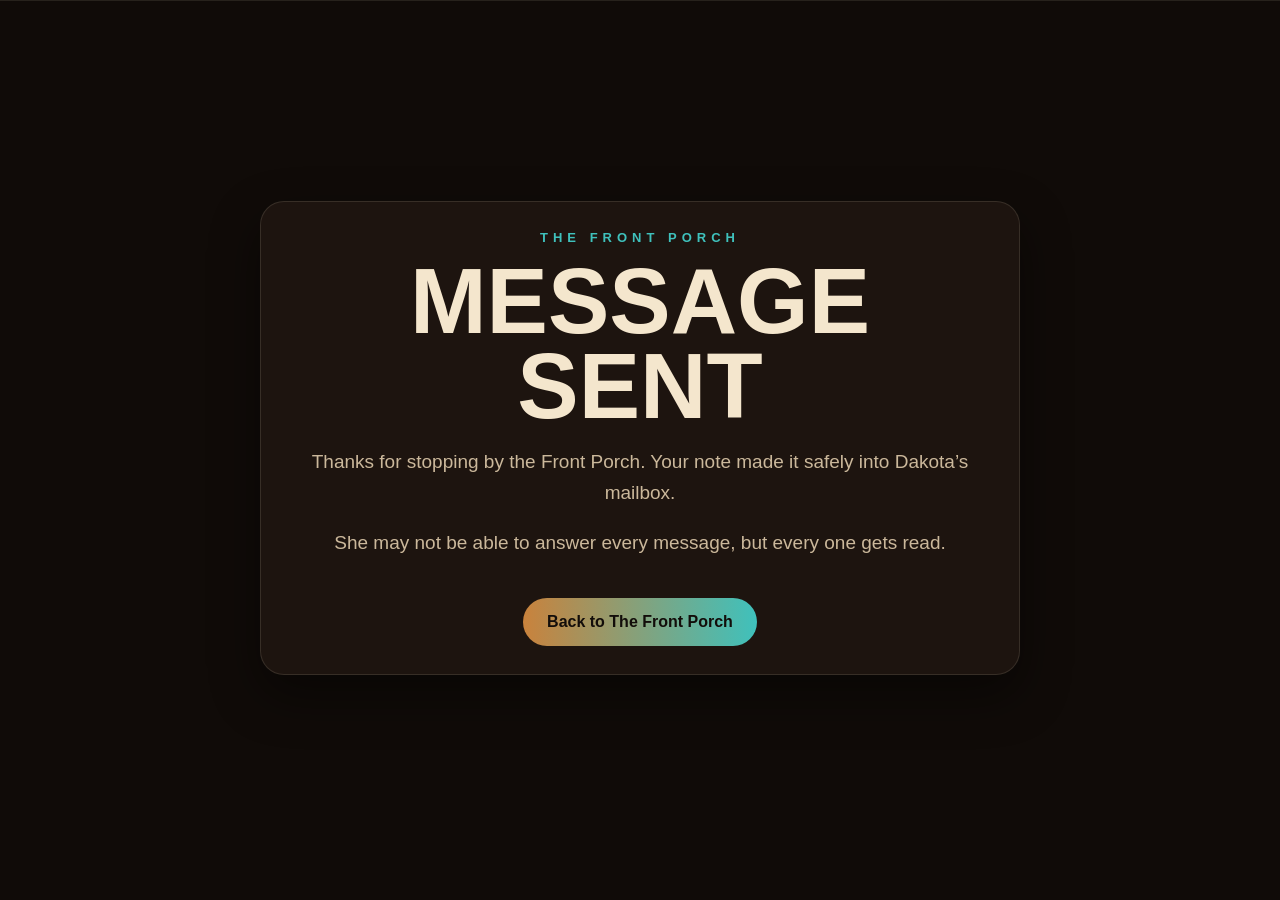
<file: thanks.html>
<!doctype html>
<html lang="en">
<head>
  <meta charset="UTF-8" />
  <meta name="viewport" content="width=device-width, initial-scale=1.0" />
  <title>Message Sent | Dakota Wilder</title>
  <link rel="stylesheet" href="css/styles.css" />
</head>
<body>
  <main class="section">
    <div class="wrap">
      <div class="note-card" style="max-width:760px;margin:120px auto;text-align:center;">
        <div class="eyebrow">The Front Porch</div>
        <h1>Message Sent</h1>
        <p>
          Thanks for stopping by the Front Porch. Your note made it safely into Dakota’s mailbox.
        </p>
        <p>
          She may not be able to answer every message, but every one gets read.
        </p>
        <a class="btn" href="front-porch.html" style="display:inline-block;margin-top:20px;">Back to The Front Porch</a>
      </div>
    </div>
  </main>
</body>
</html>
</file>
<file: css/styles.css>
:root {
  --bg: #100b08;
  --panel: #1d140f;
  --cream: #f4e6cd;
  --muted: #cbb89b;
  --line: #6e4a2d;
  --teal: #3fc1bc;
  --gold: #c9823c;
  --shadow: rgba(0, 0, 0, 0.45);
}
* {
  box-sizing: border-box;
}
html {
  scroll-behavior: smooth;
}
body {
  margin: 0;
  background: var(--bg);
  color: var(--cream);
  font-family: "Avenir Next", Avenir, Montserrat, Helvetica, Arial, sans-serif;
  overflow-x: hidden;
}
a {
  color: inherit;
  text-decoration: none;
}
img,
video {
  max-width: 100%;
}
.site-header {
  position: fixed;
  top: 0;
  left: 0;
  right: 0;
  z-index: 1000;
  display: flex;
  justify-content: center;
  padding: 18px 6%;
  background: linear-gradient(
    to bottom,
    rgba(8, 5, 3, 0.92),
    rgba(8, 5, 3, 0.62),
    rgba(8, 5, 3, 0)
  );
  pointer-events: none;
}
.site-header > * {
  pointer-events: auto;
}
.nav {
  display: flex;
  gap: 28px;
  align-items: center;
}
.nav-link,
.menu-toggle {
  border: 0;
  background: transparent;
  color: var(--cream);
  font: inherit;
  font-weight: 900;
  letter-spacing: 2px;
  text-transform: uppercase;
  cursor: pointer;
  padding: 12px 10px;
}
.nav-link:hover,
.menu-toggle:hover {
  color: var(--teal);
}
.nav-item {
  position: relative;
}
.dropdown-menu {
  position: absolute;
  top: 100%;
  left: 50%;
  transform: translateX(-50%);
  min-width: 260px;
  padding: 12px;
  background: rgba(29, 20, 15, 0.98);
  border: 1px solid rgba(180, 119, 65, 0.45);
  border-radius: 18px;
  box-shadow: 0 20px 45px var(--shadow);
  display: none;
  backdrop-filter: blur(10px);
}
.nav-item.open .dropdown-menu,
.nav-item:hover .dropdown-menu {
  display: block;
}
.dropdown-menu a {
  display: block;
  padding: 13px 16px;
  border-radius: 10px;
  font-weight: 800;
  color: #fff2dc;
}
.dropdown-menu a:hover {
  background: rgba(63, 193, 188, 0.14);
  color: var(--teal);
}
.mobile-menu-btn {
  display: none;
}
.hero {
  min-height: 100vh;
  position: relative;
  background:
    linear-gradient(rgba(10, 7, 5, 0.15), rgba(10, 7, 5, 0.2)),
    url("../img/headers/hero-desktop-v2.webp") center/cover no-repeat;
}
.hero:after {
  content: "";
  position: absolute;
  inset: 0;
  background: linear-gradient(to bottom, rgba(0, 0, 0, 0) 55%, var(--bg) 100%);
}
.page-hero {
  min-height: 430px;
  background-size: cover;
  background-position: center;
  background-repeat: no-repeat;
  border-bottom: 1px solid rgba(244, 230, 205, 0.08);
}
.page-hero-music {
  min-height: 520px;
  background-image:
    linear-gradient(rgba(10, 7, 5, 0.35), rgba(10, 7, 5, 0.45)),
    url("../img/headers/header-music.webp");
}
.page-hero-story {
  background-image:
    linear-gradient(rgba(10, 7, 5, 0.28), rgba(10, 7, 5, 0.45)),
    url("../img/headers/header-story.webp");
}
.page-hero-journal {
  background-image:
    linear-gradient(rgba(10, 7, 5, 0.28), rgba(10, 7, 5, 0.45)),
    url("../img/headers/header-journal.webp");
}
.page-hero-record {
  background-image:
    linear-gradient(rgba(10, 7, 5, 0.28), rgba(10, 7, 5, 0.45)),
    url("../img/headers/header-record.webp");
}
.page-hero-porch {
  background-image:
    linear-gradient(rgba(10, 6, 4, 0.28), rgba(10, 6, 4, 0.42)),
    url("../img/headers/header-porch.webp");
}
.social-rail {
  position: fixed;
  right: 22px;
  top: 50%;
  transform: translateY(-50%);
  z-index: 950;
  display: flex;
  flex-direction: column;
  gap: 12px;
}
.icon-btn {
  width: 48px;
  height: 48px;
  border-radius: 50%;
  display: flex;
  align-items: center;
  justify-content: center;
  background: rgba(16, 11, 8, 0.78);
  border: 1px solid rgba(244, 230, 205, 0.75);
  color: var(--cream);
  box-shadow: 0 8px 22px var(--shadow);
  transition: 0.18s ease;
  font-weight: 900;
  line-height: 1;
}
.icon-btn:hover {
  color: var(--teal);
  border-color: var(--teal);
  transform: translateY(-2px);
}
.icon-btn svg {
  width: 22px;
  height: 22px;
  fill: currentColor;
}
.section {
  padding: 80px 7%;
  border-top: 1px solid rgba(244, 230, 205, 0.1);
}
.page-hero-music + .section {
  margin-top: -90px;
  position: relative;
  z-index: 2;
}
.wrap {
  max-width: 1180px;
  margin: 0 auto;
}
.eyebrow {
  color: var(--teal);
  letter-spacing: 5px;
  text-transform: uppercase;
  font-weight: 900;
  font-size: 13px;
  margin-bottom: 14px;
}
h1,
h2,
h3 {
  margin: 0;
  color: var(--cream);
}
h1 {
  font-size: clamp(42px, 8vw, 92px);
  line-height: 0.92;
  text-transform: uppercase;
}
h2 {
  font-size: clamp(34px, 5vw, 58px);
  line-height: 1.02;
  text-transform: uppercase;
}
h3 {
  font-size: clamp(22px, 2.4vw, 32px);
}
p {
  font-size: 19px;
  line-height: 1.62;
  color: var(--muted);
}
.home-intro {
  background: linear-gradient(180deg, #120d0a, #1b130f);
}
.home-intro .wrap {
  max-width: 860px;
  text-align: center;
}
.card-grid {
  display: grid;
  grid-template-columns: repeat(3, 1fr);
  gap: 20px;
  margin-top: 34px;
}
.feature-card,
.note-card {
  background: var(--panel);
  border: 1px solid rgba(244, 230, 205, 0.12);
  border-radius: 24px;
  padding: 28px;
  box-shadow: 0 20px 50px var(--shadow);
}
.feature-card:hover {
  border-color: rgba(63, 193, 188, 0.55);
}
.music-stack {
  display: grid;
  gap: 38px;
}
.song-row {
  display: grid;
  grid-template-columns: 320px 1fr;
  gap: 36px;
  align-items: center;
  background: var(--panel);
  border: 1px solid rgba(244, 230, 205, 0.12);
  border-radius: 28px;
  padding: 24px;
  box-shadow: 0 20px 50px var(--shadow);
}
.song-cover-wrap {
  position: relative;
  border-radius: 22px;
  overflow: hidden;
  background: #0c0806;
}
.song-cover,
.song-preview-video {
  width: 100%;
  aspect-ratio: 1/1;
  object-fit: cover;
  border-radius: 22px;
  display: block;
}
.song-preview-video {
  position: absolute;
  inset: 0;
  height: 100%;
  opacity: 0;
  transition: opacity 0.25s ease;
  pointer-events: none;
}
.song-cover-wrap.is-previewing .song-preview-video {
  opacity: 1;
}
.preview-badge {
  position: absolute;
  left: 14px;
  bottom: 14px;
  display: flex;
  align-items: center;
  gap: 8px;
  padding: 9px 12px;
  border-radius: 999px;
  background: rgba(16, 11, 8, 0.82);
  border: 1px solid rgba(244, 230, 205, 0.65);
  font-weight: 900;
  font-size: 13px;
  transition: opacity 0.2s ease;
}
.song-cover-wrap.preview-seen .preview-badge {
  display: none;
}
.release-date {
  color: var(--gold);
  font-weight: 900;
  letter-spacing: 2px;
  text-transform: uppercase;
  margin: 8px 0 14px;
}
.stream-icons {
  display: flex;
  flex-wrap: wrap;
  gap: 14px;
  margin-top: 22px;
}
.lyrics-panel {
  margin-top: 24px;
  background: rgba(255, 255, 255, 0.025);
  border: 1px solid rgba(244, 230, 205, 0.1);
  border-radius: 20px;
  padding: 16px;
}
.lyrics-panel summary {
  cursor: pointer;
  font-weight: 900;
  list-style: none;
}
.lyrics-panel summary::-webkit-details-marker {
  display: none;
}
.lyrics-panel summary:before {
  content: "▶ ";
  color: var(--cream);
}
.lyrics-panel[open] summary:before {
  content: "▼ ";
}
.lyrics-panel img {
  margin-top: 16px;
  border-radius: 14px;
  width: 100%;
  background: #efe1c5;
}
.story-layout {
  display: grid;
  grid-template-columns: 1.1fr 0.9fr;
  gap: 40px;
  align-items: start;
}
.story-image {
  width: 100%;
  border-radius: 14px;
  box-shadow: 0 20px 50px rgba(0, 0, 0, 0.35);
  display: block;
}
.placeholder {
  min-height: 260px;
  border: 1px dashed rgba(244, 230, 205, 0.25);
  border-radius: 24px;
  display: flex;
  align-items: center;
  justify-content: center;
  text-align: center;
  color: var(--muted);
  background: rgba(255, 255, 255, 0.025);
  padding: 25px;
}
.fan-form {
  display: grid;
  gap: 14px;
  max-width: 680px;
}
input,
textarea {
  width: 100%;
  padding: 16px 18px;
  border-radius: 14px;
  border: 1px solid rgba(244, 230, 205, 0.22);
  background: #0c0806;
  color: var(--cream);
  font: inherit;
}
textarea {
  min-height: 150px;
}
.btn {
  border: 0;
  border-radius: 999px;
  padding: 15px 24px;
  background: linear-gradient(90deg, var(--gold), var(--teal));
  color: #120d0a;
  font-weight: 900;
  cursor: pointer;
}
.site-footer {
  padding: 34px 12px;
  text-align: center;
  color: #a99478;
  background: #080605;
  border-top: 1px solid rgba(244, 230, 205, 0.1);
  font-size: 15px;
  white-space: nowrap;
  overflow: hidden;
  text-overflow: ellipsis;
}
.form-note {
  font-size: 14px;
  color: #a99478;
  margin-top: 12px;
}
@media (max-width: 900px) {
  .site-header {
    justify-content: flex-end;
    padding: 12px 14px;
    background: transparent;
  }
  .mobile-menu-btn {
    display: flex;
    align-items: center;
    justify-content: center;
    width: 54px;
    height: 54px;
    border: 1px solid rgba(244, 230, 205, 0.7);
    background: rgba(16, 11, 8, 0.82);
    color: var(--cream);
    border-radius: 50%;
    font-size: 0;
    font-weight: 900;
    box-shadow: 0 10px 26px rgba(0, 0, 0, 0.35);
    backdrop-filter: blur(8px);
  }
  .mobile-menu-btn:before {
    content: "☰";
    font-size: 27px;
    line-height: 1;
  }
  .site-header.open .mobile-menu-btn:before {
    content: "×";
    font-size: 34px;
  }
  .nav {
    position: fixed;
    top: 74px;
    right: 14px;
    left: 14px;
    flex-direction: column;
    align-items: stretch;
    gap: 0;
    background: rgba(8, 5, 3, 0.97);
    border: 1px solid rgba(244, 230, 205, 0.16);
    border-radius: 22px;
    display: none;
    padding: 12px 18px 18px;
    box-shadow: 0 18px 50px rgba(0, 0, 0, 0.55);
  }
  .site-header.open .nav {
    display: flex;
  }
  .nav-link,
  .menu-toggle {
    text-align: left;
    width: 100%;
    padding: 15px 4px;
  }
  .dropdown-menu {
    position: static;
    transform: none;
    min-width: 0;
    box-shadow: none;
    margin: 4px 0 10px;
    border-radius: 14px;
    padding: 8px;
    background: rgba(29, 20, 15, 0.75);
  }
  .nav-item:hover .dropdown-menu {
    display: none;
  }
  .nav-item.open .dropdown-menu {
    display: block;
  }
  .hero {
    min-height: 100vh;
    background:
      linear-gradient(rgba(10, 7, 5, 0.12), rgba(10, 7, 5, 0.18)),
      url("../img/headers/hero-mobile.webp") center top/cover no-repeat;
  }
  .social-rail {
    right: 10px;
    bottom: 16px;
    top: auto;
    transform: none;
    gap: 8px;
  }
  .icon-btn {
    width: 40px;
    height: 40px;
  }
  .icon-btn svg {
    width: 19px;
    height: 19px;
  }
  .section {
    padding: 58px 22px;
  }
  .card-grid,
  .song-row,
  .story-layout {
    grid-template-columns: 1fr;
  }
  .page-hero {
    min-height: 330px;
    background-position: center top;
  }
  .page-hero-music {
    min-height: 420px;
  }
  .page-hero-music + .section {
    margin-top: -45px;
  }
  .song-row {
    padding: 18px;
    border-radius: 24px;
  }
  .site-footer {
    font-size: 12px;
    letter-spacing: -0.1px;
    padding-left: 6px;
    padding-right: 6px;
  }
}
@media (max-width: 380px) {
  .site-footer {
    font-size: 11px;
  }
  .social-rail {
    right: 7px;
  }
  .icon-btn {
    width: 38px;
    height: 38px;
  }
}

.journal-stack {
  display: grid;
  gap: 32px;
}

.journal-entry h2 {
  margin-bottom: 18px;
}

.journal-entry p:last-child {
  margin-bottom: 0;
}

.gallery-grid {
  display: grid;
  grid-template-columns: repeat(3, 1fr);
  gap: 26px;
}

.gallery-card {
  margin: 0;
  border-radius: 24px;
  overflow: hidden;
  background: var(--panel);
  border: 1px solid rgba(244, 230, 205, .14);
  box-shadow: 0 20px 50px var(--shadow);
}

.gallery-card img {
  width: 100%;
  aspect-ratio: 4 / 5;
  object-fit: cover;
  display: block;
  transition: transform .25s ease;
}

.gallery-card:hover img {
  transform: scale(1.04);
}

.focus-top {
    object-position: center 20%;
}

@media (max-width: 900px) {
  .gallery-grid {
    grid-template-columns: 1fr;
  }
}

.form-status {
  min-height: 28px;
  margin: 12px 0 0;
  font-weight: 800;
}

.form-status.success {
  color: var(--teal);
}

.form-status.error {
  color: #d98b5f;
}

.fan-form .btn:disabled {
  opacity: .75;
  cursor: not-allowed;
}

.porch-feed-card h3 {
  margin-bottom: 1.2rem;
}

.porch-note {
  border-top: 1px solid rgba(247, 234, 212, 0.18);
  padding: 1.15rem 0;
}

.porch-note:first-child {
  border-top: 0;
  padding-top: 0;
}

.porch-note-head {
  display: flex;
  justify-content: space-between;
  gap: 1rem;
  color: var(--cream);
  font-weight: 900;
}

.porch-note-head span {
  color: var(--muted);
  font-size: 0.95rem;
}

.porch-note-message {
  margin: 0.8rem 0;
  line-height: 1.55;
}

.dakota-reply {
  margin-top: 0.8rem;
  padding: 0.9rem;
  border-radius: 16px;
  background: rgba(56, 199, 199, 0.08);
  border: 1px solid rgba(56, 199, 199, 0.22);
}

.dakota-reply strong {
  color: var(--turquoise);
}

.dakota-reply p {
  margin: 0.35rem 0 0;
}

.porch-message{

    padding:25px;

    margin-bottom:30px;

    border:1px solid rgba(255,255,255,.08);

    border-radius:18px;

}

.porch-header{

    display:flex;

    justify-content:space-between;

    align-items:center;

    margin-bottom:18px;

}

.porch-header h3{

    margin:0;

}

.porch-header span{

    opacity:.65;

}

.fan-message{

    line-height:1.8;

}

.dakota-reply{

    margin-top:25px;

    padding:18px;

    border-left:4px solid #3cced4;

    background:rgba(60,206,212,.08);

    border-radius:10px;

}
</file>
